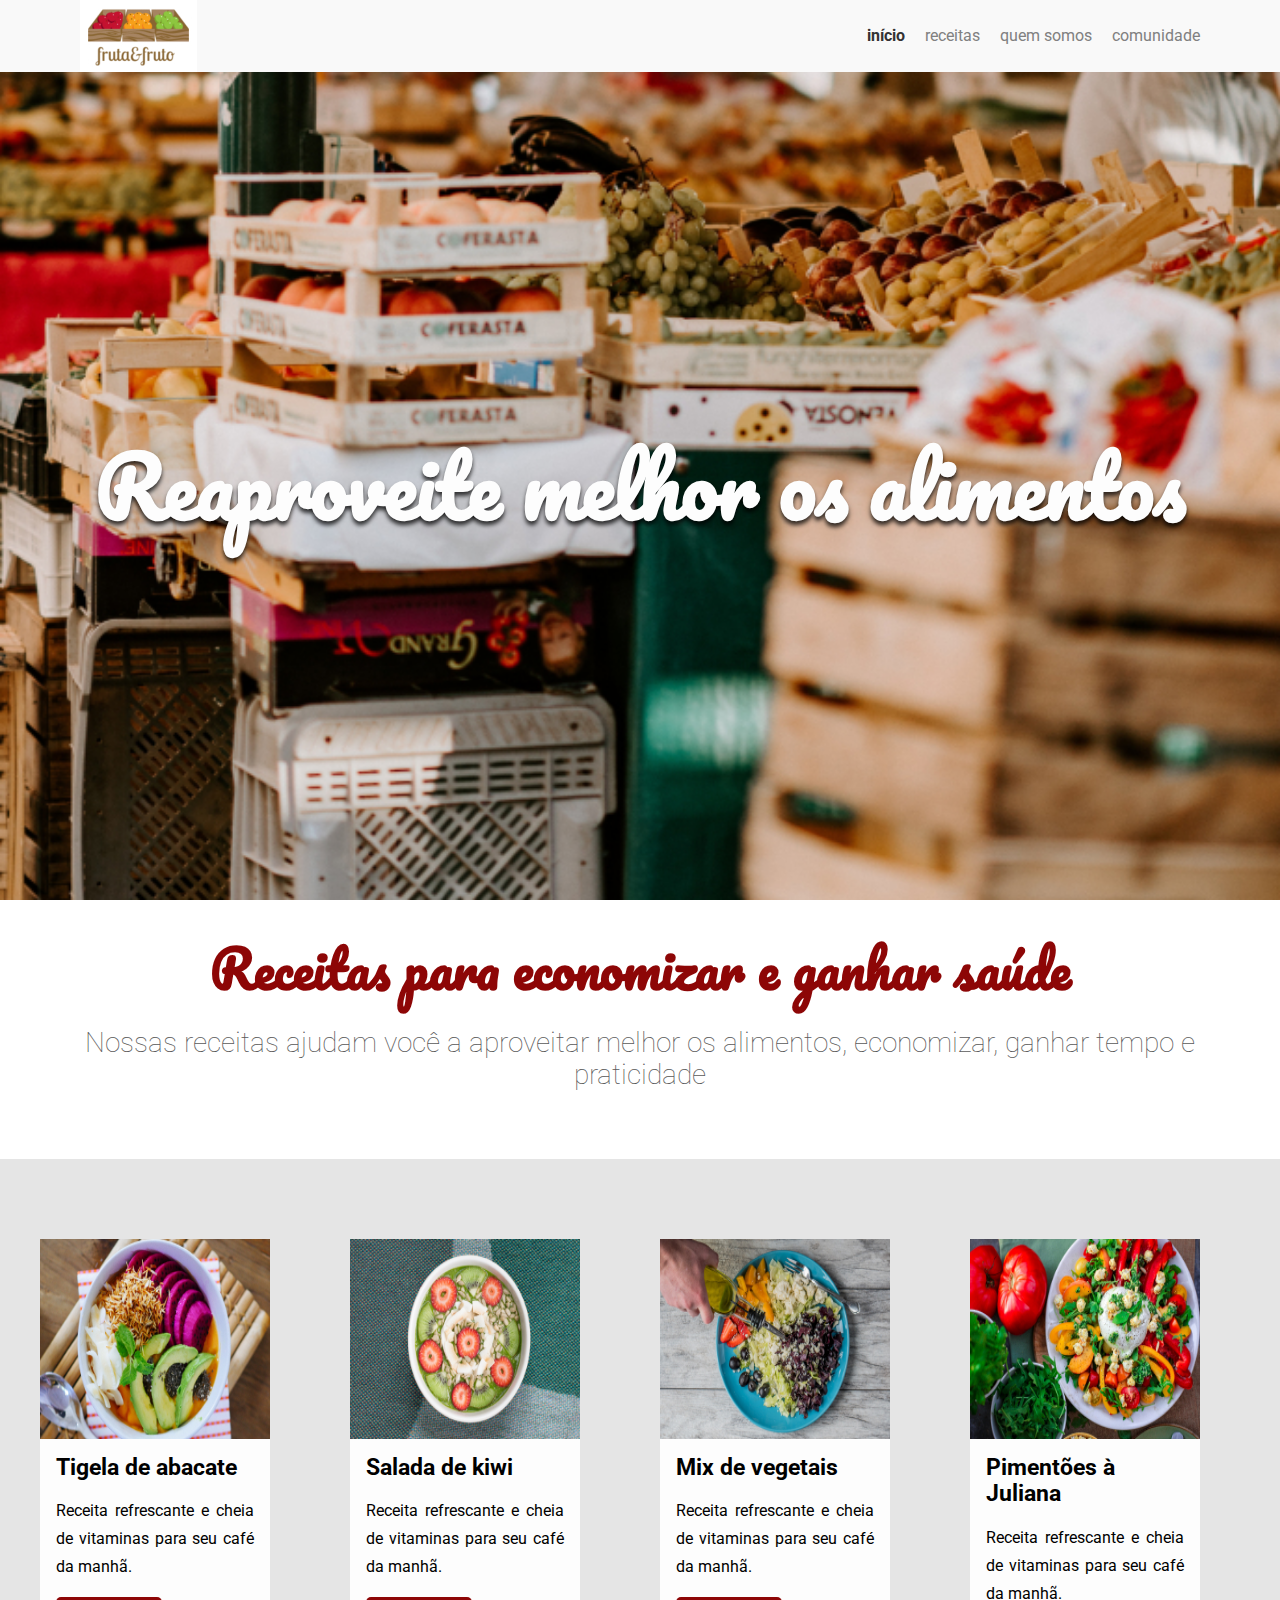
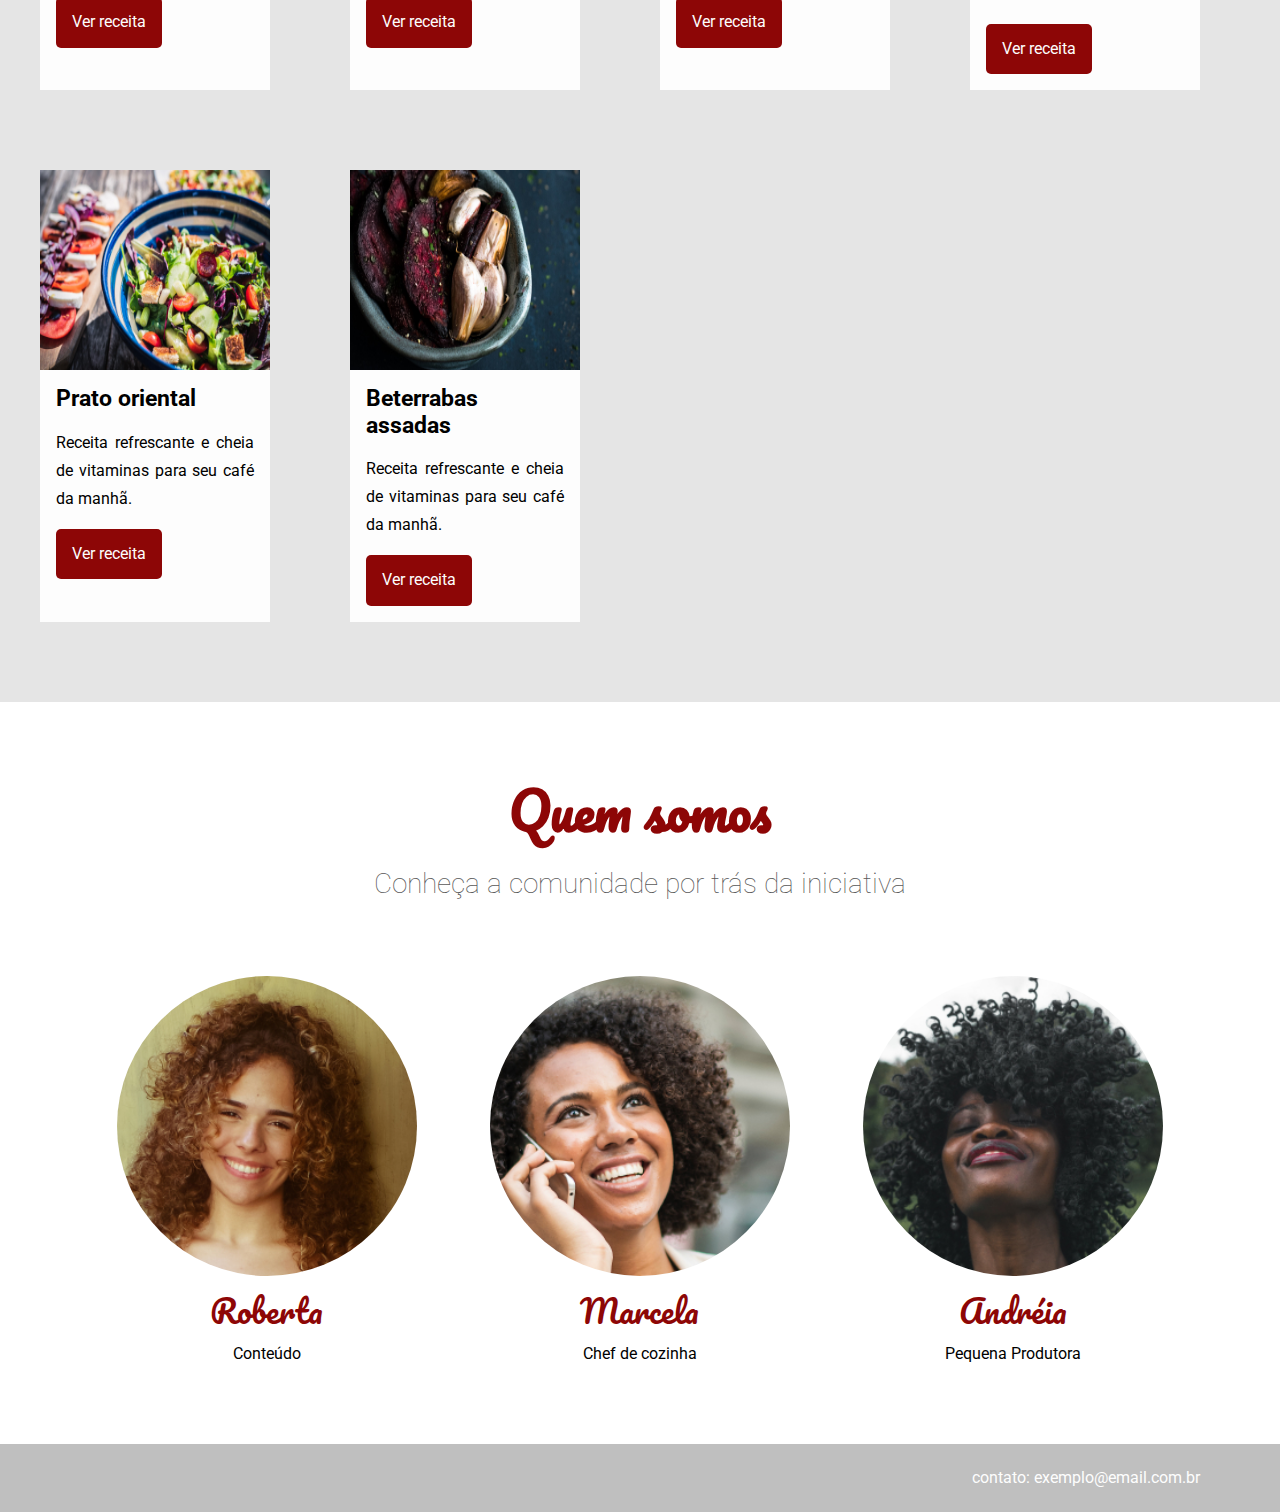
<file: arquitetura-css-assets/index.html>
<!DOCTYPE html>
<html lang="pt-BR">
    <head>
        <link href="https://fonts.googleapis.com/css?family=Pacifico|Roboto:100,300,400,500,700,900" rel="stylesheet" />
        <meta charset="UTF-8" />
        <meta name="viewport" content="width=device-width, initial-scale=1.0" />
        <meta http-equiv="X-UA-Compatible" content="ie=edge" />
        <title>Fruta & Fruto</title>
        <link href="./assets/css/normalize.css" rel="stylesheet" />
        <link href="./assets/css/reset.css" rel="stylesheet" />
        <link rel="stylesheet" href="./assets/css/cabecalho.css">
        <link rel="stylesheet" href="./assets/css/banner.css">
        <link rel="stylesheet" href="./assets/css/sobre.css">
        <link rel="stylesheet" href="./assets/css/receitas.css">
        <link rel="stylesheet" href="./assets/css/quemsomos.css">
        <link rel="stylesheet" href="./assets/css/rodape.css">
    </head>
    <body>
        <header class="cabecalho">
            <img class="logo" src="./assets/img/logo.jpg" alt="Fruta e Fruto">
            <nav class="menu">
                <ul class="menu__lista">
                    <li class="menu__item"><a class="menu__link ativo" href="#">Início</a></li>
                    <li class="menu__item"><a class="menu__link" href="#">Receitas</a></li>
                    <li class="menu__item"><a class="menu__link" href="#">Quem somos</a></li>
                    <li class="menu__item"><a class="menu__link" href="#">Comunidade</a></li>
                </ul>
            </nav>
        </header>
        <section class="banner">
            <div class="banner__imagem" alt="">
            <h2 class="banner__titulo">Reaproveite melhor os alimentos</h2>
        </section>
        <section class="sobre">
            <h2 class="sobre__titulo">Receitas para economizar e ganhar saúde</h2>
            <p class="sobre__descricao">Nossas receitas ajudam você a aproveitar melhor os alimentos, economizar, ganhar tempo e praticidade</p>
        </section>
        <section class="receitas">
            <div class="receita">
                <img alt="Tigela de abacate" class="receita__imagem" src="./assets/img/receitas/tigela-de-abacate.jpg" />
                <div class="receita__conteudo">
                    <h4 class="receita__titulo">Tigela de abacate</h4>
                    <p class="receita__descricao">Receita refrescante e cheia de vitaminas para seu café da manhã.</p>
                    <button class="receita__botao">Ver receita</button>
                </div>
            </div>
            <div class="receita">
                <img alt="Salada de kiwi" class="receita__imagem" src="./assets/img/receitas/salada-de-kiwi.jpg" />
                <div class="receita__conteudo">
                    <h4 class="receita__titulo">Salada de kiwi</h4>
                    <p class="receita__descricao">Receita refrescante e cheia de vitaminas para seu café da manhã.</p>
                    <button class="receita__botao">Ver receita</button>
                </div>
            </div>
            <div class="receita">
                <img alt="Mix de vegetais" class="receita__imagem" src="./assets/img/receitas/mix-de-vegetais.jpg" />
                <div class="receita__conteudo">
                    <h4 class="receita__titulo">Mix de vegetais</h4>
                    <p class="receita__descricao">Receita refrescante e cheia de vitaminas para seu café da manhã.</p>
                    <button class="receita__botao">Ver receita</button>
                </div>
            </div>
            <div class="receita">
                <img alt="Pimentões à Juliana" class="receita__imagem" src="./assets/img/receitas/pimentoes-a-juliana.jpg" />
                <div class="receita__conteudo">
                    <h4 class="receita__titulo">Pimentões à Juliana</h4>
                    <p class="receita__descricao">Receita refrescante e cheia de vitaminas para seu café da manhã.</p>
                    <button class="receita__botao">Ver receita</button>
                </div>
            </div>
            <div class="receita">
                <img alt="Prato oriental" class="receita__imagem" src="./assets/img/receitas/prato-oriental.jpg" />
                <div class="receita__conteudo">
                    <h4 class="receita__titulo">Prato oriental</h4>
                    <p class="receita__descricao">Receita refrescante e cheia de vitaminas para seu café da manhã.</p>
                    <button class="receita__botao">Ver receita</button>
                </div>
            </div>
            <div class="receita">
                <img alt="Beterrabas assadas" class="receita__imagem" src="./assets/img/receitas/beterrabas-assadas.jpg" />
                <div class="receita__conteudo">
                    <h4 class="receita__titulo">Beterrabas assadas</h4>
                    <p class="receita__descricao">Receita refrescante e cheia de vitaminas para seu café da manhã.</p>
                    <button class="receita__botao">Ver receita</button>
                </div>
            </div>
        </section>
        <section class="quem-somos">
            <h3 class="quem-somos__titulo">Quem somos</h3>
            <p class="quem-somos__descricao">Conheça a comunidade por trás da iniciativa</p>
            <div class="pessoas">
                <div class="pessoa">
                    <div class="pessoa__imagem pessoa__imagem--roberta"></div>
                    <span class="pessoa__nome">Roberta</span>
                    <span class="pessoa__funcao">Conteúdo</span>
                </div>
                <div class="pessoa">
                    <div class="pessoa__imagem pessoa__imagem--marcela"></div>
                    <span class="pessoa__nome">Marcela</span>
                    <span class="pessoa__funcao">Chef de cozinha</span>
                </div>
                <div class="pessoa">
                    <div class="pessoa__imagem pessoa__imagem--andreia"></div>
                    <span class="pessoa__nome">Andréia</span>
                    <span class="pessoa__funcao">Pequena Produtora</span>
                </div>
            </div>
        </section>
        <footer class="rodape">
            Contato: exemplo@email.com.br
        </footer>
    </body>
</html>
</file>
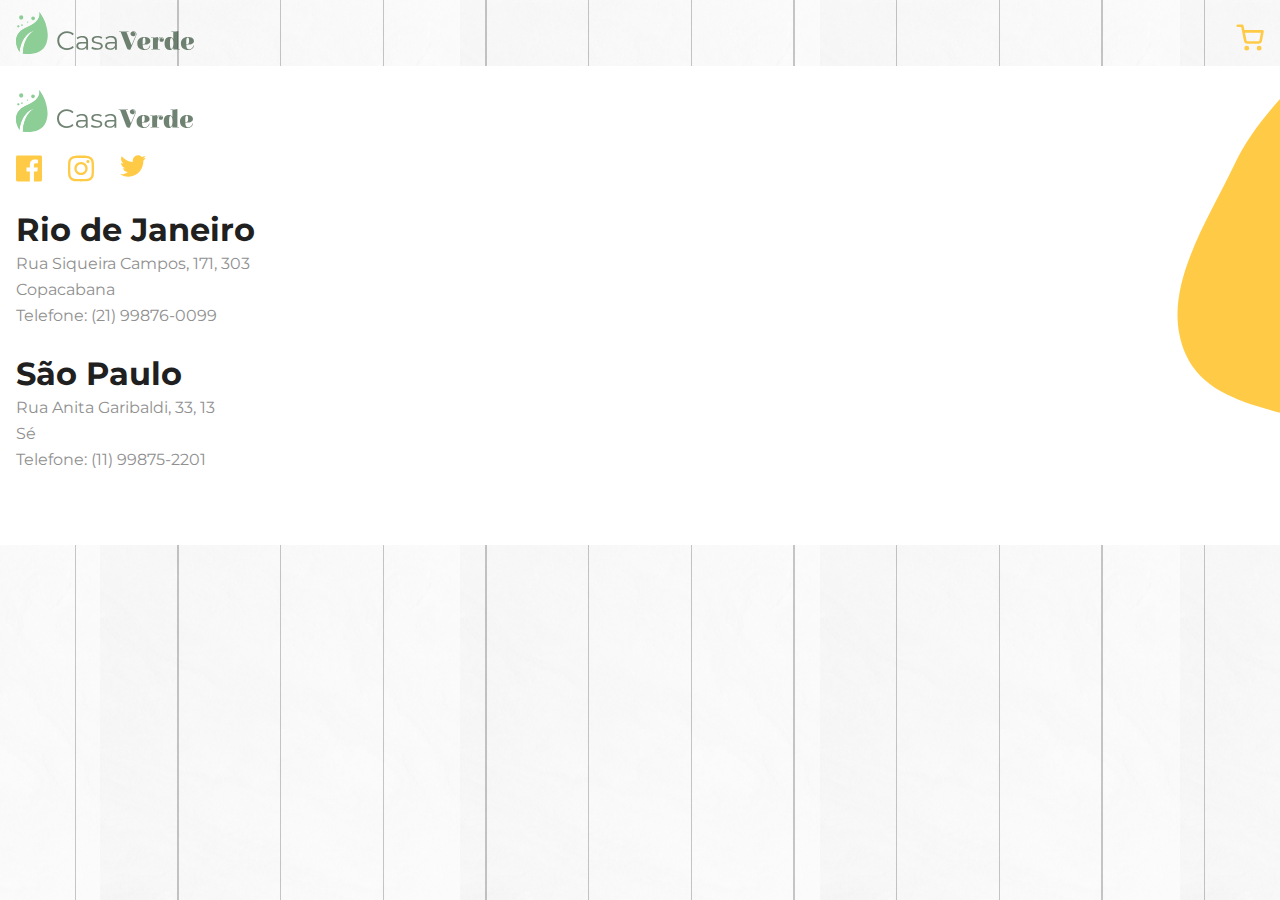
<file: guia-de-estilo/index.html>
<!DOCTYPE html>
<html lang="pt-br">
<head>
  <meta charset="UTF-8">
  <meta http-equiv="X-UA-Compatible" content="IE=edge">
  <meta name="viewport" content="width=device-width, initial-scale=1.0">
  <title>Casa Verde :: Home</title>
  <link href="https://fonts.googleapis.com/css2?family=Elsie+Swash+Caps:wght@900&family=Montserrat:wght@400;700&display=swap" rel="stylesheet">
  <link rel="stylesheet" href="./assets/css/base.css">
  <link rel="stylesheet" href="./assets/css/componentes.css">
</head>
<body>
  <header class="container cabecalho">
    <img src="./assets/img/logo.svg" alt="Logo da Casa Verde" class="cabecalho__logo">
    <a href="#" aria-label="Meu Carrinho de Compras"><img src="./assets/img/icons/carrinho.svg" alt="Carrinho de Compra" class="cabecalho__carrinho"></a>
  </header>
  <footer class="container rodape">
    <img src="./assets/img/logo.svg" alt="Logo da Casa Verde" class="rodape__logo">
    <ul class="rodape__social">
        <li><a href="#" class="rodape__social-midia" title="Facebook"><img src="./assets/img/icons/facebook.svg" alt="Facebbok"></a></li>
        <li><a href="#" class="rodape__social-midia" title="Instagram"><img src="./assets/img/icons/instagram.svg" alt="Instagram"></a></li>
        <li><a href="#" class="rodape__social-midia" title="Twitter"><img src="./assets/img/icons/twitter.svg" alt="Twwiter"></a></li>
    </ul>
    <address class="rodape__unidade texto">
        <span class="rodape__unidade-titulo">Rio de Janeiro</span>
        Rua Siqueira Campos, 171, 303<br>
        Copacabana<br>
        Telefone: (21) 99876-0099<br>
    </address>
    <address class="rodape__unidade texto">
        <span class="rodape__unidade-titulo">São Paulo</span>
        Rua Anita Garibaldi, 33, 13<br>
        Sé<br>
        Telefone: (11) 99875-2201<br>
    </address>
</footer>

</body>
</html>
</file>
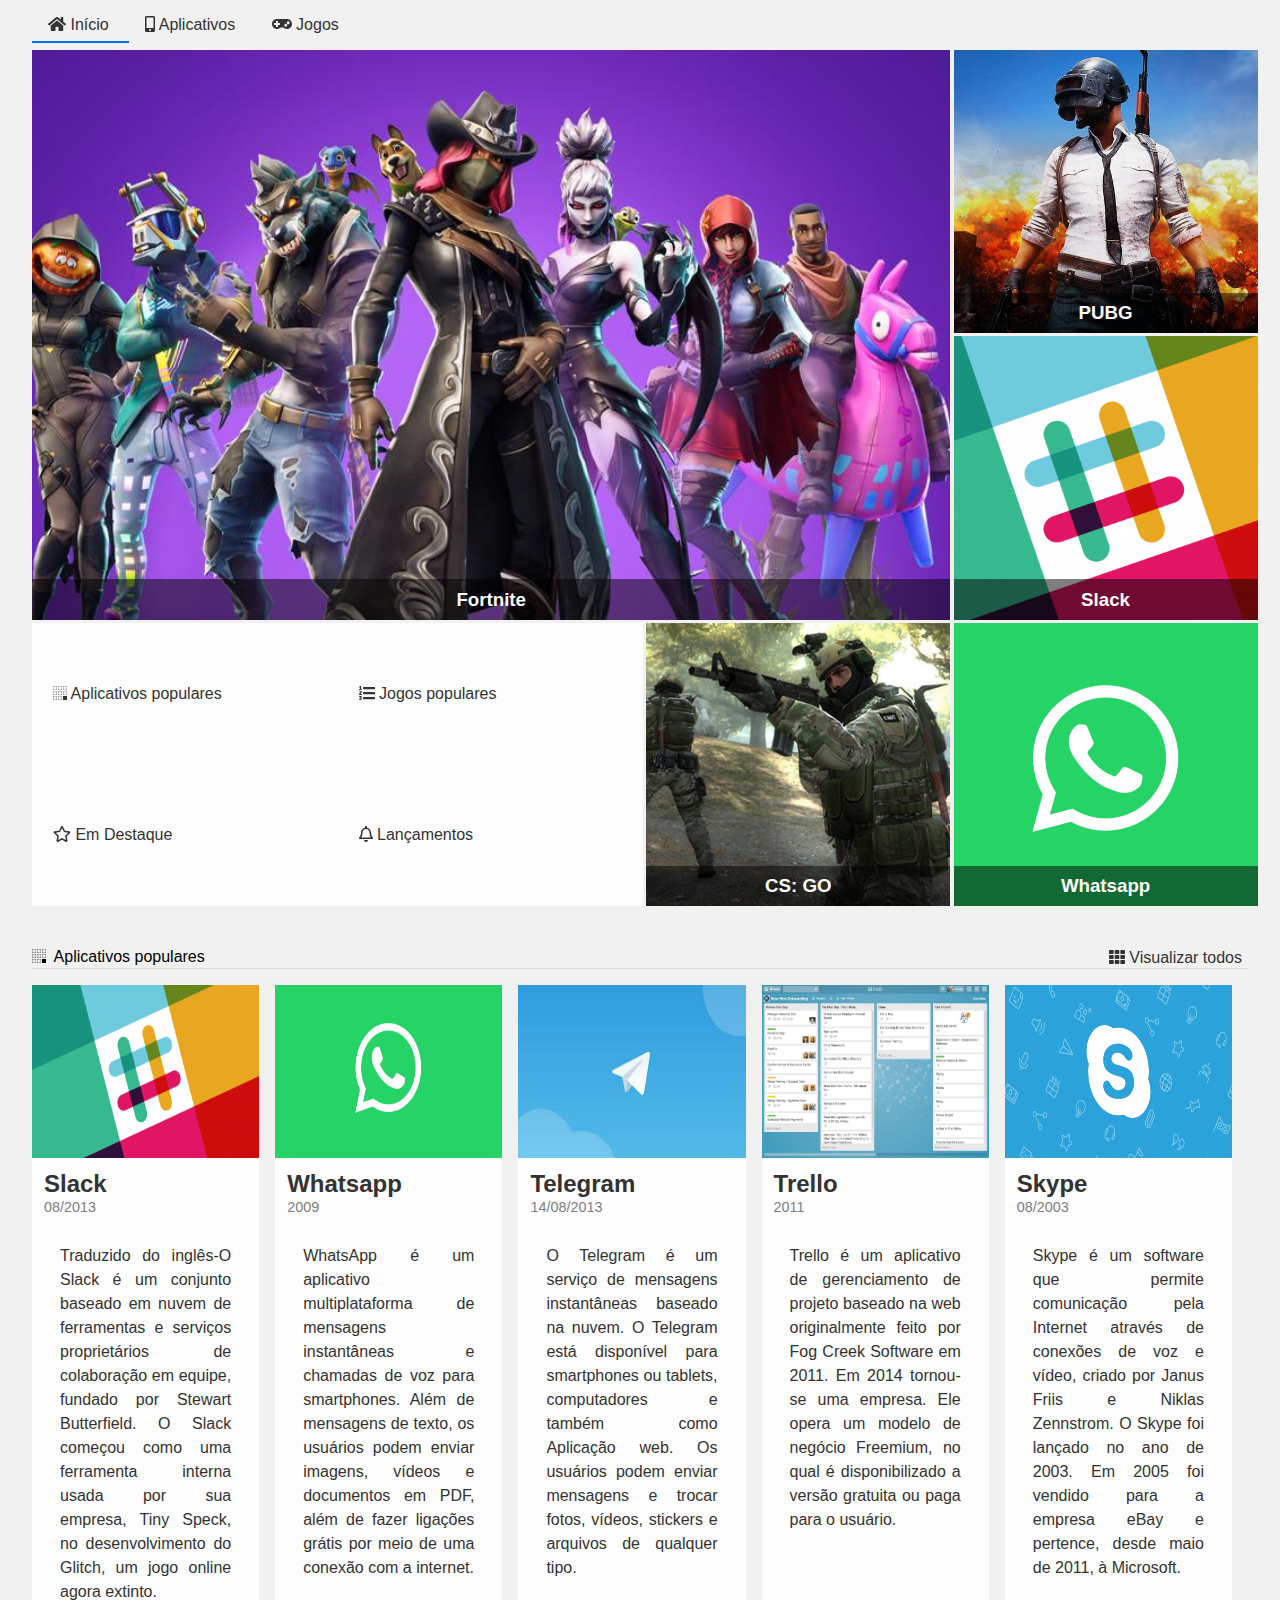
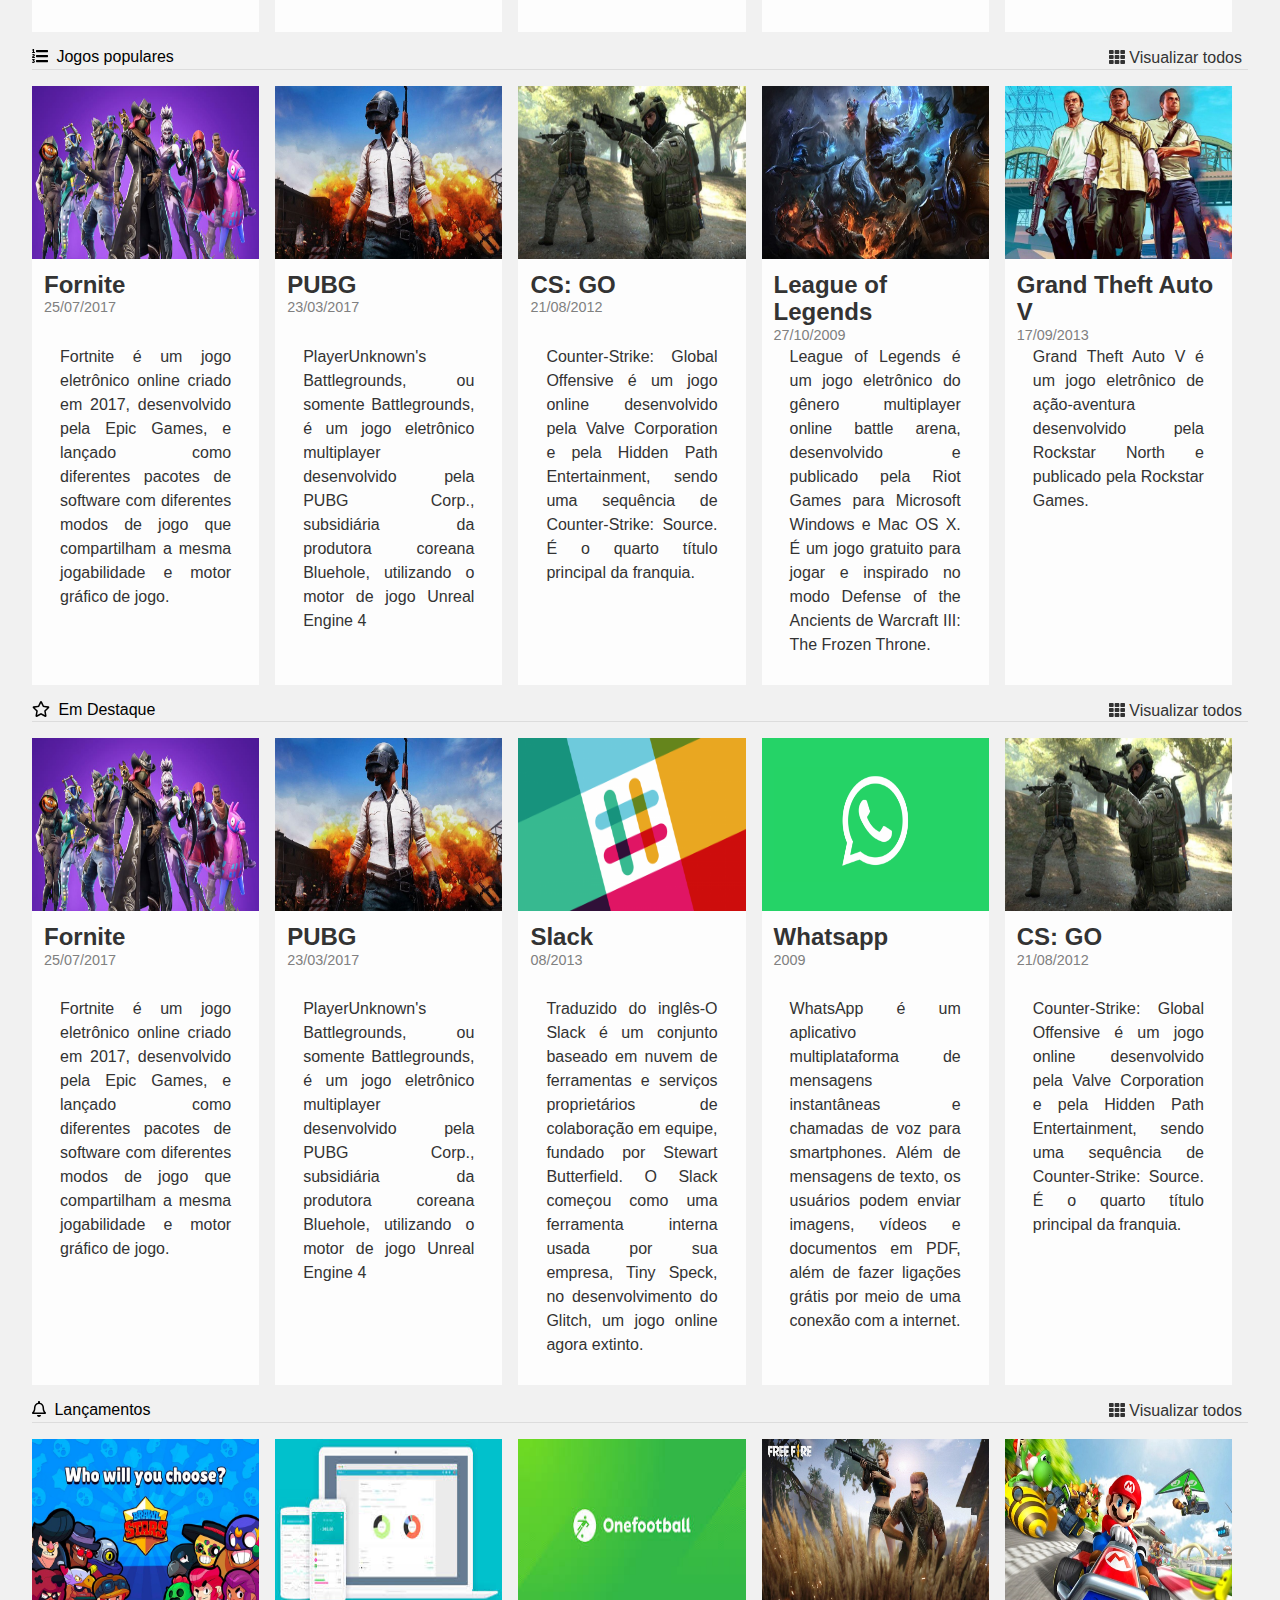
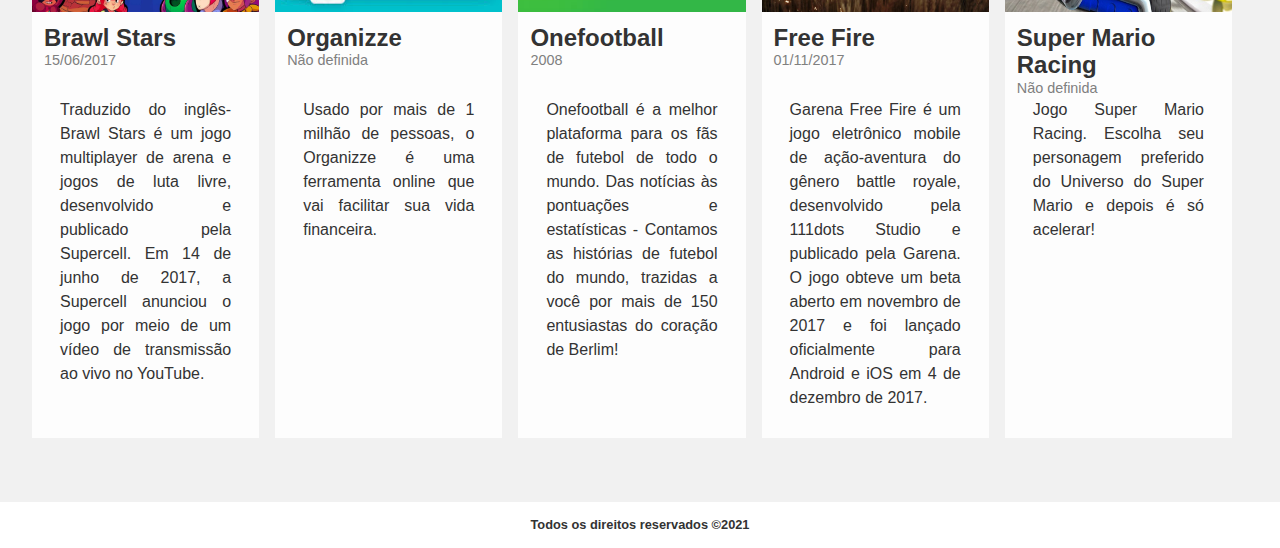
<file: Projeto Inicial Grid Layout/alura-store/index.html>
<!DOCTYPE html>
<html lang="en">
<head>
    <meta charset="UTF-8">
    <meta name="viewport" content="width=device-width, initial-scale=1.0">
    <meta http-equiv="X-UA-Compatible" content="ie=edge">
    <title>Alura Store | Baixe nossos aplicativos e jogos</title>
    <link href="./assets/css/normalize.css" rel="stylesheet">
    <link href="./assets/css/reset.css" rel="stylesheet">
    <link href="./assets/css/style.css" rel="stylesheet">
    <link href="./assets/css/destaques.css" rel="stylesheet">
    <link rel="stylesheet" href="./assets/css/populares.css">
    <link rel="stylesheet" href="./assets/css/menu.css">
    <link rel="stylesheet" href="./assets/css/responsivo.css">
</head>
<body class="app">
    <header class="cabecalho">
        <nav class="menu">
            <ul class="menu__lista">
                <li class="menu__item">
                    <a class="menu__link ativo" href="#">
                        <i class="fas fa-home"></i>
                        Início
                    </a>
                    <a class="menu__link" href="#">
                        <i class="fas fa-mobile-alt"></i>
                        Aplicativos</a>
                    <a class="menu__link" href="#">
                        <i class="fas fa-gamepad"></i>
                        Jogos
                    </a>
                </li>
            </ul>
        </nav>
    </header>
    <main class="conteudo">
        <section class="destaques">
            <div class="destaques__principal caixa">
                <h3 class="destaques__titulo">Fortnite</h3>
            </div>
            <div class="destaques__secundario caixa">
                <h3 class="destaques__titulo">PUBG</h3>
            </div>
            <div class="destaques__secundario caixa">
                <h3 class="destaques__titulo">Slack</h3>
            </div>
            <div class="destaques__secundario caixa">
                <h3 class="destaques__titulo">Whatsapp</h3>
            </div>
            <div class="destaques__secundario caixa">
                <h3 class="destaques__titulo">CS: GO</h3>
            </div>
            <div class="destaques__categorias">
                <ul class="destaques__categorias___lista">
                    <li class="destaques__categorias___item">
                        <a class="destaques__categorias___link" href="#">
                            <i class="destaques__categorias___icone fab fa-buromobelexperte"></i>
                            Aplicativos populares
                        </a>
                    </li>
                    <li class="destaques__categorias___item">
                        <a class="destaques__categorias___link" href="#">
                            <i class="fas fa-list-ol"></i>
                            Jogos populares
                        </a>
                    </li>
                    <li class="destaques__categorias___item">
                        <a class="destaques__categorias___link" href="#">
                            <i class="far fa-star"></i>
                            Em Destaque
                        </a>
                    </li>
                    <li class="destaques__categorias___item">
                        <a class="destaques__categorias___link" href="#">
                            <i class="far fa-bell"></i>
                            Lançamentos
                        </a>
                    </li>
                </ul>
            </div>
        </section>

        <section class="populares">
            <div class="populares__itens">
                <div class="populares__info">
                    <div class="populares__cabecalho">
                        <h4 class="populares__titulo">
                            <i class="populares__icone fab fa-buromobelexperte"></i>
                            Aplicativos populares
                        </h4>
                        <button class="populares__botao">
                            <i class="fas fa-th"></i>
                            Visualizar todos
                        </button>
                    </div>
                </div>
                <div class="populares__conteudo">
                    <div class="populares__card">
                        <img class="populares__card___imagem" src="./assets/img/slack.png">
                        <div class="populares__card___corpo">
                            <div class="populares__card___cabecalho">
                                <h5 class="populares__card___titulo">Slack</h5>
                                <time class="populares__card___data" datetime="2013-08-01">08/2013</time>
                            </div>
                            <div class="populares__card___descricao">
                                Traduzido do inglês-O Slack é um conjunto baseado em nuvem de ferramentas e serviços proprietários de colaboração em equipe, fundado por Stewart Butterfield. O Slack começou como uma ferramenta interna usada por sua empresa, Tiny Speck, no desenvolvimento do Glitch, um jogo online agora extinto.
                            </div>
                        </div>
                    </div>
                    <div class="populares__card">
                        <img class="populares__card___imagem" src="./assets/img/whatsapp.png">
                        <div class="populares__card___corpo">
                            <div class="populares__card___cabecalho">
                                <h5 class="populares__card___titulo">Whatsapp</h5>
                                <time class="populares__card___data" datetime="20090-01-01">2009</time>
                            </div>
                            <div class="populares__card___descricao">
                                WhatsApp é um aplicativo multiplataforma de mensagens instantâneas e chamadas de voz para smartphones. Além de mensagens de texto, os usuários podem enviar imagens, vídeos e documentos em PDF, além de fazer ligações grátis por meio de uma conexão com a internet.
                            </div>
                        </div>
                    </div>
                    <div class="populares__card">
                        <img class="populares__card___imagem" src="./assets/img/telegram.jpeg">
                        <div class="populares__card___corpo">
                            <div class="populares__card___cabecalho">
                                <h5 class="populares__card___titulo">Telegram</h5>
                                <time class="populares__card___data" datetime="2013-08-14">14/08/2013</time>
                            </div>
                            <div class="populares__card___descricao">
                                O Telegram é um serviço de mensagens instantâneas baseado na nuvem. O Telegram está disponível para smartphones ou tablets, computadores e também como Aplicação web. Os usuários podem enviar mensagens e trocar fotos, vídeos, stickers e arquivos de qualquer tipo.
                            </div>
                        </div>
                    </div>
                    <div class="populares__card">
                        <img class="populares__card___imagem" src="./assets/img/trello.jpg">
                        <div class="populares__card___corpo">
                            <div class="populares__card___cabecalho">
                                <h5 class="populares__card___titulo">Trello</h5>
                                <time class="populares__card___data" datetime="2011-01-01">2011</time>
                            </div>
                            <div class="populares__card___descricao">
                                Trello é um aplicativo de gerenciamento de projeto baseado na web originalmente feito por Fog Creek Software em 2011. Em 2014 tornou-se uma empresa. Ele opera um modelo de negócio Freemium, no qual é disponibilizado a versão gratuita ou paga para o usuário.
                            </div>
                        </div>
                    </div>
                    <div class="populares__card">
                        <img class="populares__card___imagem" src="./assets/img/skype.png">
                        <div class="populares__card___corpo">
                            <div class="populares__card___cabecalho">
                                <h5 class="populares__card___titulo">Skype</h5>
                                <time class="populares__card___data" datetime="2003-08-01">08/2003</time>
                            </div>
                            <div class="populares__card___descricao">
                                Skype é um software que permite comunicação pela Internet através de conexões de voz e vídeo, criado por Janus Friis e Niklas Zennstrom. O Skype foi lançado no ano de 2003. Em 2005 foi vendido para a empresa eBay e pertence, desde maio de 2011, à Microsoft.
                            </div>
                        </div>
                    </div>
                </div>
            </div>
            <div class="populares__itens">
                <div class="populares__info">
                    <div class="populares__cabecalho">
                        <h4 class="populares__titulo">
                            <i class="populares__icone fas fa-list-ol"></i>
                            Jogos populares
                        </h4>
                        <button class="populares__botao">
                            <i class="fas fa-th"></i>
                            Visualizar todos
                        </button>
                    </div>
                </div>
                <div class="populares__conteudo">
                    <div class="populares__card">
                        <img class="populares__card___imagem" src="./assets/img/fortnite.jpg">
                        <div class="populares__card___corpo">
                            <div class="populares__card___cabecalho">
                                <h5 class="populares__card___titulo">Fornite</h5>
                                <time class="populares__card___data" datetime="2017-07-25">25/07/2017</time>
                            </div>
                            <div class="populares__card___descricao">
                                Fortnite é um jogo eletrônico online criado em 2017, desenvolvido pela Epic Games, e lançado como diferentes pacotes de software com diferentes modos de jogo que compartilham a mesma jogabilidade e motor gráfico de jogo.
                            </div>
                        </div>
                    </div>
                    <div class="populares__card">
                        <img class="populares__card___imagem" src="./assets/img/pubg.jpg">
                        <div class="populares__card___corpo">
                            <div class="populares__card___cabecalho">
                                <h5 class="populares__card___titulo">PUBG</h5>
                                <time class="populares__card___data" datetime="2017-03-23">23/03/2017</time>
                            </div>
                            <div class="populares__card___descricao">
                                PlayerUnknown's Battlegrounds, ou somente Battlegrounds, é um jogo eletrônico multiplayer desenvolvido pela PUBG Corp., subsidiária da produtora coreana Bluehole, utilizando o motor de jogo Unreal Engine 4
                            </div>
                        </div>
                    </div>
                    <div class="populares__card">
                        <img class="populares__card___imagem" src="./assets/img/cs-go.jpg">
                        <div class="populares__card___corpo">
                            <div class="populares__card___cabecalho">
                                <h5 class="populares__card___titulo">CS: GO</h5>
                                <time class="populares__card___data" datetime="2012-08-21">21/08/2012</time>
                            </div>
                            <div class="populares__card___descricao">
                                Counter-Strike: Global Offensive é um jogo online desenvolvido pela Valve Corporation e pela Hidden Path Entertainment, sendo uma sequência de Counter-Strike: Source. É o quarto título principal da franquia.
                            </div>
                        </div>
                    </div>
                    <div class="populares__card">
                        <img class="populares__card___imagem" src="./assets/img/lol.jpg">
                        <div class="populares__card___corpo">
                            <div class="populares__card___cabecalho">
                                <h5 class="populares__card___titulo">League of Legends</h5>
                                <time class="populares__card___data" datetime="2009-10-27">27/10/2009</time>
                            </div>
                            <div class="populares__card___descricao">
                                League of Legends é um jogo eletrônico do gênero multiplayer online battle arena, desenvolvido e publicado pela Riot Games para Microsoft Windows e Mac OS X. É um jogo gratuito para jogar e inspirado no modo Defense of the Ancients de Warcraft III: The Frozen Throne.
                            </div>
                        </div>
                    </div>
                    <div class="populares__card">
                        <img class="populares__card___imagem" src="./assets/img/gta-v.jpg">
                        <div class="populares__card___corpo">
                            <div class="populares__card___cabecalho">
                                <h5 class="populares__card___titulo">Grand Theft Auto V</h5>
                                <time class="populares__card___data" datetime="2013-09-17">17/09/2013</time>
                            </div>
                            <div class="populares__card___descricao">
                                Grand Theft Auto V é um jogo eletrônico de ação-aventura desenvolvido pela Rockstar North e publicado pela Rockstar Games.
                            </div>
                        </div>
                    </div>
                </div>
            </div>
            <div class="populares__itens">
                <div class="populares__info">
                    <div class="populares__cabecalho">
                        <h4 class="populares__titulo">
                            <i class="populares__icone far fa-star"></i>
                            Em Destaque
                        </h4>
                        <button class="populares__botao">
                            <i class="fas fa-th"></i>
                            Visualizar todos
                        </button>
                    </div>
                </div>
                <div class="populares__conteudo">
                    <div class="populares__card">
                        <img class="populares__card___imagem" src="./assets/img/fortnite.jpg">
                        <div class="populares__card___corpo">
                            <div class="populares__card___cabecalho">
                                <h5 class="populares__card___titulo">Fornite</h5>
                                <time class="populares__card___data" datetime="2017-07-25">25/07/2017</time>
                            </div>
                            <div class="populares__card___descricao">
                                Fortnite é um jogo eletrônico online criado em 2017, desenvolvido pela Epic Games, e lançado como diferentes pacotes de software com diferentes modos de jogo que compartilham a mesma jogabilidade e motor gráfico de jogo.
                            </div>
                        </div>
                    </div>
                    <div class="populares__card">
                        <img class="populares__card___imagem" src="./assets/img/pubg.jpg">
                        <div class="populares__card___corpo">
                            <div class="populares__card___cabecalho">
                                <h5 class="populares__card___titulo">PUBG</h5>
                                <time class="populares__card___data" datetime="2017-03-23">23/03/2017</time>
                            </div>
                            <div class="populares__card___descricao">
                                PlayerUnknown's Battlegrounds, ou somente Battlegrounds, é um jogo eletrônico multiplayer desenvolvido pela PUBG Corp., subsidiária da produtora coreana Bluehole, utilizando o motor de jogo Unreal Engine 4
                            </div>
                        </div>
                    </div>
                    <div class="populares__card">
                        <img class="populares__card___imagem" src="./assets/img/slack.png">
                        <div class="populares__card___corpo">
                            <div class="populares__card___cabecalho">
                                <h5 class="populares__card___titulo">Slack</h5>
                                <time class="populares__card___data" datetime="2013-08-01">08/2013</time>
                            </div>
                            <div class="populares__card___descricao">
                                Traduzido do inglês-O Slack é um conjunto baseado em nuvem de ferramentas e serviços proprietários de colaboração em equipe, fundado por Stewart Butterfield. O Slack começou como uma ferramenta interna usada por sua empresa, Tiny Speck, no desenvolvimento do Glitch, um jogo online agora extinto.
                            </div>
                        </div>
                    </div>
                    <div class="populares__card">
                        <img class="populares__card___imagem" src="./assets/img/whatsapp.png">
                        <div class="populares__card___corpo">
                            <div class="populares__card___cabecalho">
                                <h5 class="populares__card___titulo">Whatsapp</h5>
                                <time class="populares__card___data" datetime="20090-01-01">2009</time>
                            </div>
                            <div class="populares__card___descricao">
                                WhatsApp é um aplicativo multiplataforma de mensagens instantâneas e chamadas de voz para smartphones. Além de mensagens de texto, os usuários podem enviar imagens, vídeos e documentos em PDF, além de fazer ligações grátis por meio de uma conexão com a internet.
                            </div>
                        </div>
                    </div>
                    <div class="populares__card">
                        <img class="populares__card___imagem" src="./assets/img/cs-go.jpg"> 
                        <div class="populares__card___corpo">
                            <div class="populares__card___cabecalho">
                                <h5 class="populares__card___titulo">CS: GO</h5>
                                <time class="populares__card___data" datetime="2012-08-21">21/08/2012</time>
                            </div>
                            <div class="populares__card___descricao">
                                Counter-Strike: Global Offensive é um jogo online desenvolvido pela Valve Corporation e pela Hidden Path Entertainment, sendo uma sequência de Counter-Strike: Source. É o quarto título principal da franquia.
                            </div>
                        </div>
                    </div>
                </div>
            </div>
            <div class="populares__itens">
                <div class="populares__info">
                    <div class="populares__cabecalho">
                        <h4 class="populares__titulo">
                            <i class="populares__icone far fa-bell"></i>
                            Lançamentos
                        </h4>
                        <button class="populares__botao">
                            <i class="fas fa-th"></i>
                            Visualizar todos
                        </button>
                    </div>
                </div>
                <div class="populares__conteudo">
                    <div class="populares__card">
                        <img class="populares__card___imagem" src="./assets/img/brawl-stars.jpg"> 
                        <div class="populares__card___corpo">
                            <div class="populares__card___cabecalho">
                                <h5 class="populares__card___titulo">Brawl Stars</h5>
                                <time class="populares__card___data" datetime="2017-06-15">15/06/2017</time>
                            </div>
                            <div class="populares__card___descricao">
                                Traduzido do inglês-Brawl Stars é um jogo multiplayer de arena e jogos de luta livre, desenvolvido e publicado pela Supercell. Em 14 de junho de 2017, a Supercell anunciou o jogo por meio de um vídeo de transmissão ao vivo no YouTube.
                            </div>
                        </div>
                    </div>
                    <div class="populares__card">
                        <img class="populares__card___imagem" src="./assets/img/organizze.jpeg"> 
                        <div class="populares__card___corpo">
                            <div class="populares__card___cabecalho">
                                <h5 class="populares__card___titulo">Organizze</h5>
                                <time class="populares__card___data" datetime="">Não definida</time>
                            </div>
                            <div class="populares__card___descricao">
                                Usado por mais de 1 milhão de pessoas, o Organizze é uma ferramenta online que vai facilitar sua vida financeira.  
                            </div>
                        </div>
                    </div>
                    <div class="populares__card">
                        <img class="populares__card___imagem" src="./assets/img/onefotball.jpeg"> 
                        <div class="populares__card___corpo">
                            <div class="populares__card___cabecalho">
                                <h5 class="populares__card___titulo">Onefootball</h5>
                                <time class="populares__card___data" datetime="2008-01-01">2008</time>
                            </div>
                            <div class="populares__card___descricao">
                                Onefootball é a melhor plataforma para os fãs de futebol de todo o mundo. Das notícias às pontuações e estatísticas - Contamos as histórias de futebol do mundo, trazidas a você por mais de 150 entusiastas do coração de Berlim!
                            </div>
                        </div>
                    </div>
                    <div class="populares__card">
                        <img class="populares__card___imagem" src="./assets/img/free-fire.jpg"> 
                        <div class="populares__card___corpo">
                            <div class="populares__card___cabecalho">
                                <h5 class="populares__card___titulo">Free Fire</h5>
                                <time class="populares__card___data" datetime="2017-11-01">01/11/2017</time>
                            </div>
                            <div class="populares__card___descricao">
                                Garena Free Fire é um jogo eletrônico mobile de ação-aventura do gênero battle royale, desenvolvido pela 111dots Studio e publicado pela Garena. O jogo obteve um beta aberto em novembro de 2017 e foi lançado oficialmente para Android e iOS em 4 de dezembro de 2017.
                            </div>
                        </div>
                    </div>
                    <div class="populares__card">
                        <img class="populares__card___imagem" src="./assets/img/mario-kart.jpg"> 
                        <div class="populares__card___corpo">
                            <div class="populares__card___cabecalho">
                                <h5 class="populares__card___titulo">Super Mario Racing</h5>
                                <time class="populares__card___data" datetime="">Não definida</time>
                            </div>
                            <div class="populares__card___descricao">
                                Jogo Super Mario Racing. Escolha seu personagem preferido do Universo do Super Mario e depois é só acelerar!
                            </div>
                        </div>
                    </div>
                </div>
            </div>
        </section>

    </main>
    <footer class="rodape">Todos os direitos reservados &copy;2021</footer>
    <script src="./assets/js/fontawesome.all.min.js"></script>
</body>
</html>
</file>
<file: arquitetura-css-assets/assets/css/cabecalho.css>
.cabecalho {
  align-items: center;
  background-color: #f9f9f9;
  display: flex;
  justify-content: space-between;
  padding-left: 2rem;
  padding-right: 2rem;
}

.menu__lista {
  display: flex;
}

.menu__item {
  list-style: none;
}

.menu__item:last-child .menu__link {
  margin-right: 0;
}

.menu__link {
  color: #808080;
  margin-right: 1.25em;
  text-decoration: none;
  text-transform: lowercase;
}

.menu__link.ativo {
  color: #333;
  font-weight: bold;
}

.menu__link:hover {
  text-decoration: underline;
}

@media screen and (min-width: 0px) {
  .cabecalho {
    padding: 0 1rem;
    justify-content: center;
  }

  .logo {
    display: none;
  }
}

@media screen and (min-width: 768px) {
  .cabecalho {
    padding: 0 5rem;
    justify-content: space-between;
  }

  .logo {
    display: block;
  }

}
</file>
<file: arquitetura-css-assets/assets/css/banner.css>
.banner {
  position: relative;
}

.banner__imagem {
  background: url(../img/banner.jpg) no-repeat center / cover;
  width: 100%;
}

.banner__titulo {
  color: #fdfdfd;
  font-family: Pacifico, cursive;
  left: 50%;
  position: absolute;
  text-align: center;
  text-shadow: 0 4px 4px rgba(0, 0, 0, .75);
  top: 50%;
  transform: translate(-50%, -50%);
  width: 100%;
}

@media screen and (min-width: 0px) {
  .banner__titulo {
    font-size: 3rem;
  }

  .banner__imagem {
    height: calc(100vh - 51px);
  }
}

@media screen and (min-width: 768px) {
  .banner__titulo {
    font-size: 5.0625rem;
  }

  .banner__imagem {
    height: calc(100vh - 72px);
  }
}
</file>
<file: arquitetura-css-assets/assets/css/sobre.css>
.sobre {
  text-align: center;
}

.sobre__titulo {
  color: #8d0606;
  font-family: Pacifico, cursive;
}

.sobre__descricao {
  color: #595959; 
  font-weight: 100;
}

@media screen and (min-width: 0px) {
  .sobre {
    padding: 2.5rem 1rem;
  }
  .sobre__titulo {
    font-size: 2rem;
  }
  .sobre__descricao {
    font-size: 1.3rem;
  }
}

@media screen and (min-width: 768px) {
  .sobre {
    padding: 2.5rem;
  }
  .sobre__titulo {
    font-size: 3.1875rem;
  }
  .sobre__descricao {
    font-size: 1.75rem;
  }
}
</file>
<file: arquitetura-css-assets/assets/css/receitas.css>
.receitas {
  background: #e5e5e5;
  display: flex;
  flex-wrap: wrap;
  padding: 5rem 0 0 5rem; 
}

.receita {
  background: #fdfdfd;
  display: flex;
  flex-direction: column;
  margin-bottom: 5rem;
}

.receita__conteudo {
  padding: 1rem;
}

.receita__imagem {
  height: 200px;
}

.receita__titulo {
  font-size: 1.4375rem;
}

.receita__descricao {
  font-size: 1.2874;
  line-height: 1.75;
  text-align: justify;
}

.receita__botao {
  background: #8d0606;
  border: none;
  border-radius: 5px;
  color: #fdfdfd;
  padding: 1rem;
  transition: all .1s ease-in-out;
}

.receita__botao:hover {
  background: #620404;
  cursor: pointer;
}



@media screen and (min-width: 0px) {
  .receitas{
    padding: 5rem 0 0 1rem;
  }

  .receita {
    width: 100%;
    margin-right: 1rem;
  }
}

@media screen and (min-width: 768px) {
  .receitas{
    padding: 5rem 0 0 2.5rem;
  }

  .receita {
    margin-right: 2.5rem;
    width: calc(33.33% - 2.5rem);
  }
}

@media screen and (min-width: 992px) {
  .receitas{

  }

  .receita {
    margin-right: 5rem;
    width: calc(25% - 5rem);  
  }
}
</file>
<file: arquitetura-css-assets/assets/css/quemsomos.css>
.quem-somos {
  padding: 5rem;
  text-align: center;
}

.quem-somos__titulo {
  color: #8d0606;
  font-family: Pacifico, cursive;
  font-size: 3.1875rem;
  margin-bottom: 1rem ;
}

.quem-somos__descricao {
  color: #595959;
  font-size: 1.75rem;
  font-weight: 100;
}

.pessoas {
  align-items: center;
  display: flex;
  flex-wrap: wrap;
  justify-content: space-around;
  padding-top: 3rem;
}

.pessoa {
  display: flex;
  flex-direction: column;
}

.pessoa__nome {
  color: #8d0606;
  font-family: Pacifico, cursive;
  font-size: 2rem;
  margin: 1rem 0;
}

.pessoa_funcao {
  color: #595959;
  font-size: 1.25rem;
  text-transform: lowercase;
}

.pessoa__imagem {
  background-position: center;
  background-repeat: no-repeat;
  background-size: cover;
  border-radius: 50%;
  height: 300px;
  margin: 0 auto;
  width: 300px;
}

.pessoa__imagem--roberta {
  background-image: url(../img/pessoas/roberta.jpg);
}

.pessoa__imagem--andreia {
  background-image: url(../img/pessoas/andreia.jpg);
}

.pessoa__imagem--marcela {
  background-image: url(../img/pessoas/marcela.jpg);
}

@media screen and (min-width: 0px) {
  .pessoas {
    flex-direction: column;
  }
  .pessoa {
    margin-bottom: 2rem;
  }
}

@media screen and (min-width: 768px) {
  .pessoas {
    flex-direction: row;
  }
  .pessoa {
    margin-bottom: 0;
  }
}
</file>
<file: arquitetura-css-assets/assets/css/rodape.css>
.rodape {
  background: #bfbfbf;
  color: #fdfdfd;
  text-align: right;
  padding: 1.5625rem 5rem;
  text-transform: lowercase;
}
</file>
<file: guia-de-estilo/assets/css/componentes.css>
.botao {
  background-color: var(--amarelo);

  text-align: center;
  font-family: inherit;
  font-weight: var(--peso-botao);
  color: var(--branco);

  width: 100%;
  padding-top: 1rem;
  padding-bottom: 1rem;

  box-shadow: 10px 10px 30px var(--amarelo-transparente);

  border: none;
}

.botao--alternativo {
  color: var(--amarelo);

  background-color: unset;

  box-shadow: none;

  border: 1px solid var(--amarelo);
}

.input {
  color: inherit;
  font-family: inherit;
  font-size: inherit;

  width: 100%;

  padding-top: 1.75rem;
  padding-right: 1.75rem;
  padding-bottom: 1.75rem;
  padding-left: 1.75rem;

  box-sizing: border-box;

  margin-bottom: 1rem;

  background-color: var(--branco);

  border: none;

  box-shadow: 10px 10px 30px var(--preto-transparente);
}

.input--icone {
  padding-left: 4.25rem;

  background-repeat: no-repeat;
  background-position: left 1.75rem center;
}

.input--email {
  background-image: url(../img/icons/mail.svg);
}


/*  CARTAO   */

.cartao {
  box-sizing: border-box;
  padding-top: 2rem;
  padding-bottom: 2rem;
  background-color: var(--branco);
  box-shadow: 10px 10px 30px var(--preto-transparente);
}

/* ITEM */

.lista-item {
  display: flex;
  flex-direction: column;
  align-items: center;
}

.item {
  width: 15rem;
  display: flex;
  align-items: center;
  margin-bottom: 1rem;
}

.item__icone {
  display: block;
  margin-right: 1rem;
  width: 3.25rem;
  height: 3.25rem;
  border-radius: 50%;
  background-color: var(--amarelo);
  background-size: 1.375rem;
  background-repeat: no-repeat;
  background-position: center;
}

.item__icone--cursor {
  background-image: url(../img/icons/mouse.svg);
}

.item__icone--carrinho {
  background-image: url(../img/icons/cart.svg);
}

.item__icone--caminhao {
  background-image: url(../img/icons/truck.svg);
}

/*  PRODUTO  */

.produto {
  margin-bottom: 1rem;
  padding-top: 2rem;
  padding-bottom: 2rem;
  padding-left: 50%;
  position: relative;
  overflow: hidden;
  background-color: var(--branco);
  box-shadow: 10px 10px 30px var(--preto-transparente);
  box-sizing: border-box;
  min-height: 12.5rem;
}

.produto__imagem {
  position: absolute;
  top: 50%;
  left: -8rem;
  transform: translateY(-50%);
  z-index: 1;
  width: 18.75rem;
}

.produto__conteudo {
  position: relative;
  z-index: 2;
}

.produto__titulo {
  margin-top: 0;
  margin-bottom: .5rem;
}

.produto__preco {
  margin-bottom: 1.5rem;
}

.produto__comprar {
  color: var(--amarelo);
  display: flex;
  align-items: center;
}

.produto__comprar--icone {
  display: inline-block;
  width: 0.875rem;
  height: 0.875rem;
  margin-left: 1.75rem;
  background-image: url(../img/icons/seta.svg);
  background-size: contain;

}


/* Video */

.cartao-de-video {
  margin-bottom: 2rem;
}

.cartao-de-video__video {
  position: relative;
  width: 100%;
  max-height: 17.5rem;
  overflow: hidden;
  margin-bottom: .5rem;
}

.cartao-de-video__video::before {
  content: '';
  position: absolute;
  left: 50%;
  top: 50%;
  transform: translate(-50%, -50%);
  display: block;
  width: 4.875rem;
  height: 4.875rem;
  border-radius: 50%;
  background-color: var(--branco);
  background-image: url(../img/icons/play.svg);
  background-repeat: no-repeat;
  background-size: 1.75rem;
  background-position: center;
}

.cartao-de-video__titulo {
  color: var(--preto);
  font-size: var(--tamanho-titulo-destaque);
  font-weight: var(--peso-destaque);
  margin-bottom: .75rem;
}


/* Cabecalho */

.cabecalho {
  display: flex;
  justify-content: space-between;
  align-items: flex-end;
  box-sizing: border-box;
  width: 100%;
  padding-top: .75rem;
  padding-bottom: .75rem;
}

.cabecalho__logo {
  width: 11.125rem;
}

.cabecalho__carrinho {
  width: 1.75rem;
}

/* RODAPE */

.rodape {
  padding-top: 1.5rem;
  padding-bottom: 2.5rem;

  background-color: var(--branco);
  background-image: url(../img/splash-rodape.svg);
  background-position: top -11rem right;
  background-repeat: no-repeat;
}

.rodape__logo {
  max-width: 11.125rem;
  margin-bottom: 1.25rem;
}

.rodape__social {
  display: flex;
  margin-bottom: 2rem;
}

.rodape__social-midia {
  display: inline-block;
  width: 1.625rem;
  height: 1.625rem;
  margin-right: 1.625rem;
}

.rodape__unidade {
  margin-bottom: 2rem;
}

.rodape__unidade-titulo {
  color: var(--preto);
  font-size: var(--tamanho-titulo-destaque);
  font-weight: var(--peso-destaque);
  display: block;
  margin-bottom: .5rem;
}
</file>
<file: Projeto Inicial Grid Layout/alura-store/assets/css/style.css>
.app {
    background: #f1f1f1;
    display: grid;  
    font-family: Arial, Helvetica, sans-serif;
    grid-template-areas: 
        "cabecalho"
        "conteudo"
        "rodape";
    grid-template-columns: auto;
    grid-template-rows: 50px auto auto;
}

.cabecalho {
    grid-area: cabecalho;
    display: flex;
    align-items: center;
    padding: 0 2rem;
}
 
.conteudo {
    grid-area: conteudo;
    padding: 0 2rem;
}

.rodape {
    grid-area: rodape;
    background-color: white;
    color: #333;
    font-size: .8rem;
    padding: 1rem;
    text-align: center;
    font-weight: 700;
}
</file>
<file: Projeto Inicial Grid Layout/alura-store/assets/css/destaques.css>
.caixa {
  align-items: flex-end;
  background: #dcdcdc;
  display: flex;
  justify-content: center;
}

.destaques {
  display: grid;
  grid-gap: .2rem;
  grid-template-columns: 25% 25% 25% 25%;
  grid-template-rows: 33.33% 33.33% 33.33%;
  height: calc(100vh - 50px);
  grid-gap: .2rem;
}

.destaques__principal {
  background: url('../img/fortnite.jpg') center / cover no-repeat;
  grid-row: 1 / 3;
}

.destaques__secundario:nth-child(2) {
  background: url('../img/pubg.jpg') center / cover no-repeat;
}

.destaques__secundario:nth-child(3) {
  background: url('../img/slack.png') center / cover no-repeat;
}

.destaques__secundario:nth-child(4) {
  background: url('../img/whatsapp.png') center / cover no-repeat;
}

.destaques__secundario:nth-child(5) {
  background: url('../img/cs-go.jpg') center / cover no-repeat;
}

.destaques__categorias {
  grid-column: 1 / 3;
  grid-row: 3 / 3;
}

.destaques__categorias___lista {
  display: flex;
  flex-wrap: wrap;
  height: 100%;
  justify-content: space-between; 
}

.destaques__categorias___item {
  align-items: center;
  background-color: #fdfdfd;
  width: 50%;
  border-left: 5px solid transparent;
  color: #333;
  padding: 1rem;
  display: flex;
}

.destaques__categorias___link {
  color: inherit;
}

.destaques__titulo {
  background: rgba(0, 0, 0, .5);
  color: #fdfdfd;
  padding: .6rem;
  text-align: center;
  width: 100%;
}
</file>
<file: Projeto Inicial Grid Layout/alura-store/assets/css/populares.css>
.populares {
  padding: 3rem 0;
}

.populares__conteudo {
  display: flex;
  flex-wrap: wrap; 
  grid-area: conteudo;
  padding: 1rem 0;
}

.populares__card {
  display: grid;
  background-color: #fdfdfd;
  grid-template-areas: 
    "card-imagem"
    "card-corpo";
  grid-template-columns: 100%;
}

.populares__card:last-child {
  margin-right: 0;
}

.populares__card___imagem {
  grid-area: card-imagem;
  width: 100%;
  height: 100%;
}

.populares__card___corpo {
  grid-area: card-corpo;
  padding: .75rem;
  display: grid;
  grid-row-gap: .5rem;
  grid-template-areas: "cabecalho" "descricao";
  grid-template-columns: 100%;
  grid-template-rows: 50px auto;
}

.populares__card___cabecalho {
  grid-area: cabecalho;
}

.populares__card___titulo {
  font-size: 1.5rem;
  color: #333;
}

.populares__card___data {
  font-size: .9rem;
  color: #808080;
}

.populares__card___descricao {
  grid-area: descricao;
  color: #333;
  text-align: justify;
  line-height: 1.5;
  margin: 1rem;
}

.populares__cabecalho {
  border-bottom: 1px solid #dcdcdc;
  display: flex;
  justify-content: space-between;
}

.populares__titulo {
  font-weight: 500;
}

.populares__icone {
  margin-right: .25rem;
}

.populares__botao {
  background: transparent;
  border: none;
  color: #333;
}
</file>
<file: Projeto Inicial Grid Layout/alura-store/assets/css/menu.css>
.menu__link {
  color: #333;
  padding: .5rem 1rem;
}

.menu__link:hover, .menu__link.ativo {
  border-bottom: 2px solid #0073e6;
}
</file>
<file: Projeto Inicial Grid Layout/alura-store/assets/css/responsivo.css>
@media screen and (min-width: 0) {

  .destaques__principal, 
  .destaques__categorias {
    grid-column: 1 / 5;
  }

  .destaques__secundario:nth-child(2),
  .destaques__secundario:nth-child(3),
  .destaques__secundario:nth-child(4),
  .destaques__secundario:nth-child(5) {
    display: none;
    grid-column: none;
    grid-row: none;
  }

  .populares__conteudo {
    flex-direction: column;
  }

  .populares__card {
    grid-template-rows: 150px auto;
    width: 100%;
    margin-right: 0;
    margin-bottom: 3rem;
  }
}

@media screen and (min-width: 768px) {

  .destaques__principal {
    grid-column: 1 / 4;
  }

  .destaques__secundario:nth-child(2){
    display: flex;
    grid-column: 4 / 4;
    grid-row: 1 / 1;
  }
 
  .destaques__secundario:nth-child(3){
    display: flex;
    grid-column: 4 / 4;
    grid-row: 2 / 2;
  }
 
  .destaques__secundario:nth-child(4){
    display: flex;
    grid-column: 4 / 4;
    grid-row: 3 / 3;
  }
 
  .destaques__secundario:nth-child(5) {
    display: flex;
    grid-column: 3 / 3;
    grid-row: 3 / 3;
  }
 
  .destaques__categorias {
    grid-column: 1 / 3;
  }


  .populares__conteudo {
    flex-direction: row;
  }

  .populares__card {
    grid-template-rows: 173px auto;
    margin-bottom: 3rem;
    margin-right: 1rem;
    width: calc(50% - 1rem);
  }
}

@media screen and (min-width: 992px) {
  .populares__card {
    width: calc(33.33% - 1rem);
  }
}

@media screen and (min-width: 1220px) {
  .populares__card {
    margin-bottom: 0;
    width: calc(20% - 1rem);
  }
}
</file>
<file: guia-de-estilo/assets/css/base.css>
@import url(_variaveis.css);
@import url(_reset.css);

body {
    font-family: var(--familia-corpo);
    font-size: var(--tamanho-corpo);
    color: var(--cinza);

    background: url(../img/fundo-textura.png), url(../img/fundo-linhas.png);
    background-position: center;
}

.container {
    padding-right: 1rem;
    padding-left: 1rem;
}

.titulo {
    font-size: var(--tamanho-titulo);
}

.titulo--destaque {
    font-family: var(--familia-titulo-destaque);
    color: var(--preto);
    font-size: var(--tamanho-titulo-destaque);
    font-weight: var(--peso-titulo-destaque);

    display: block;

    margin-top: .75rem;
    margin-bottom: .75rem;
}

.alinhamento--esquerda {
    text-align: left;
}

.alinhamento--meio {
    text-align: center;
}

.texto {
    line-height: 26px;
}
</file>
